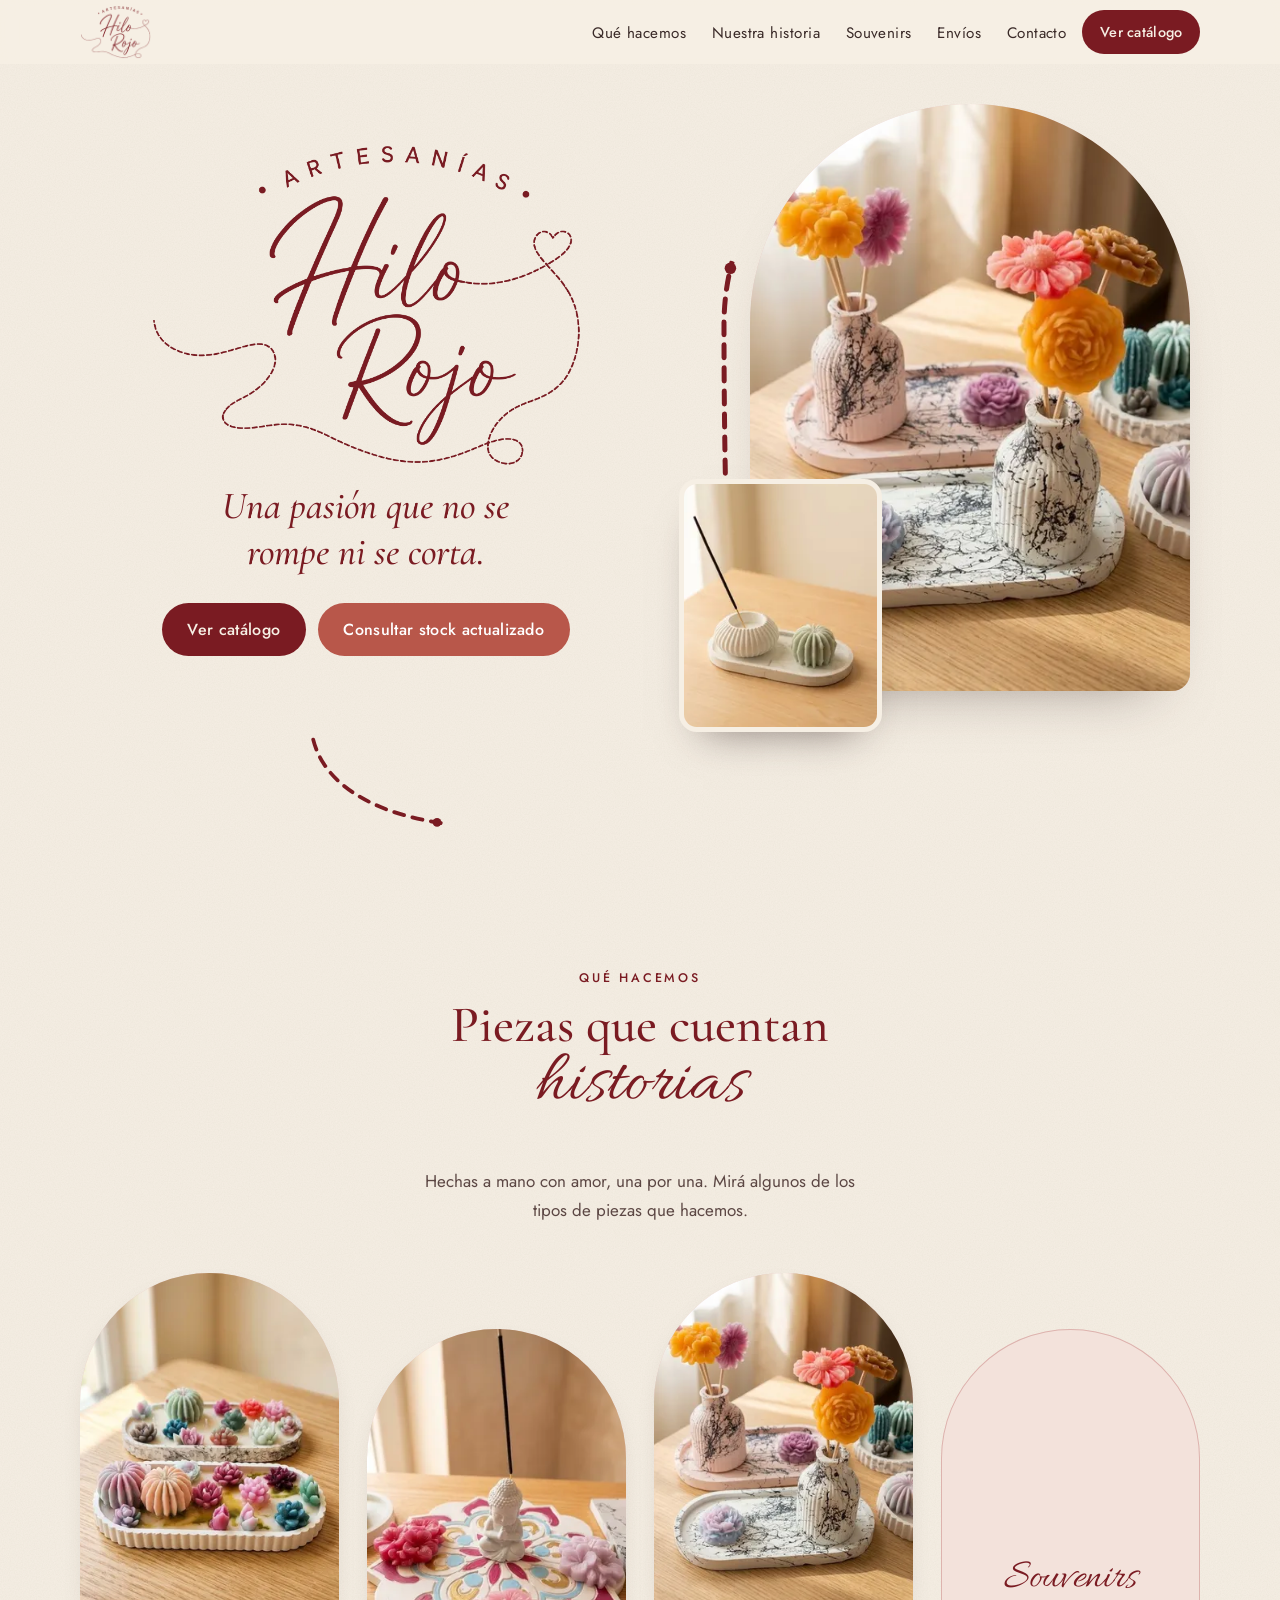
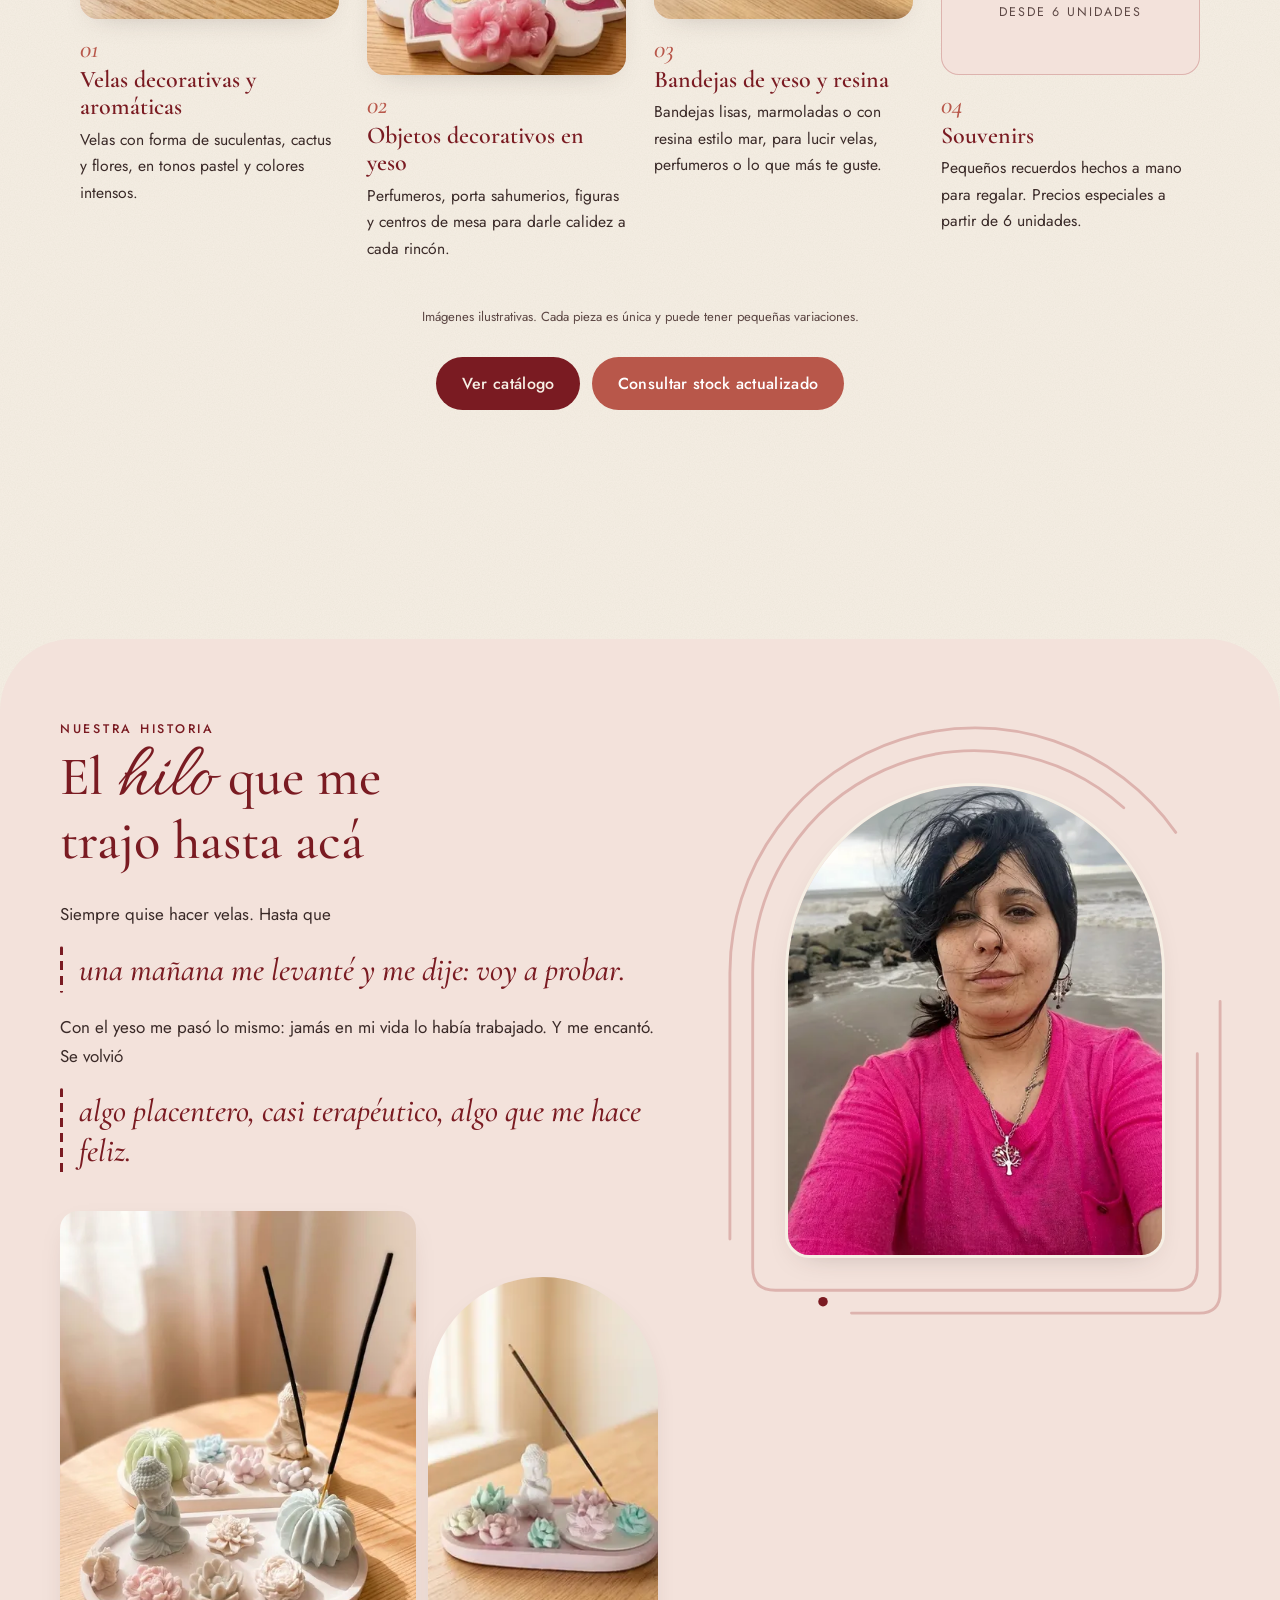
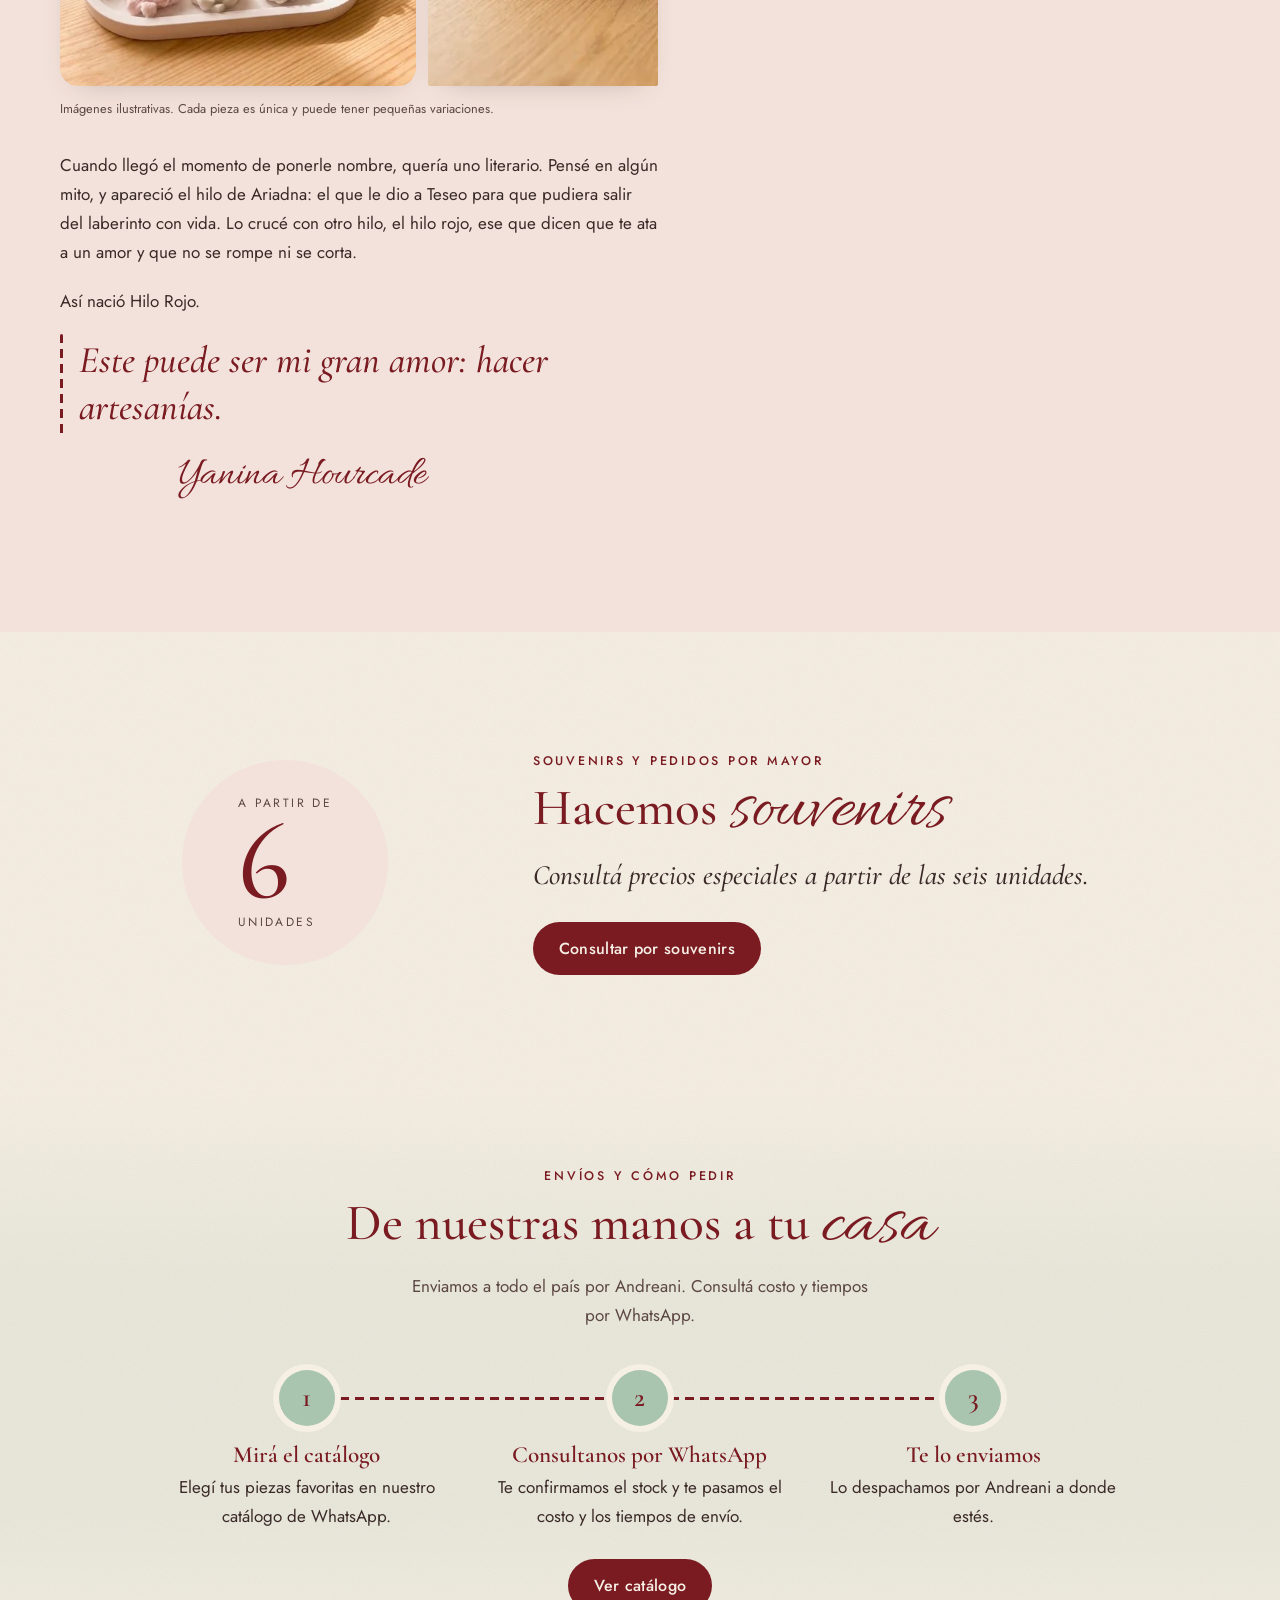
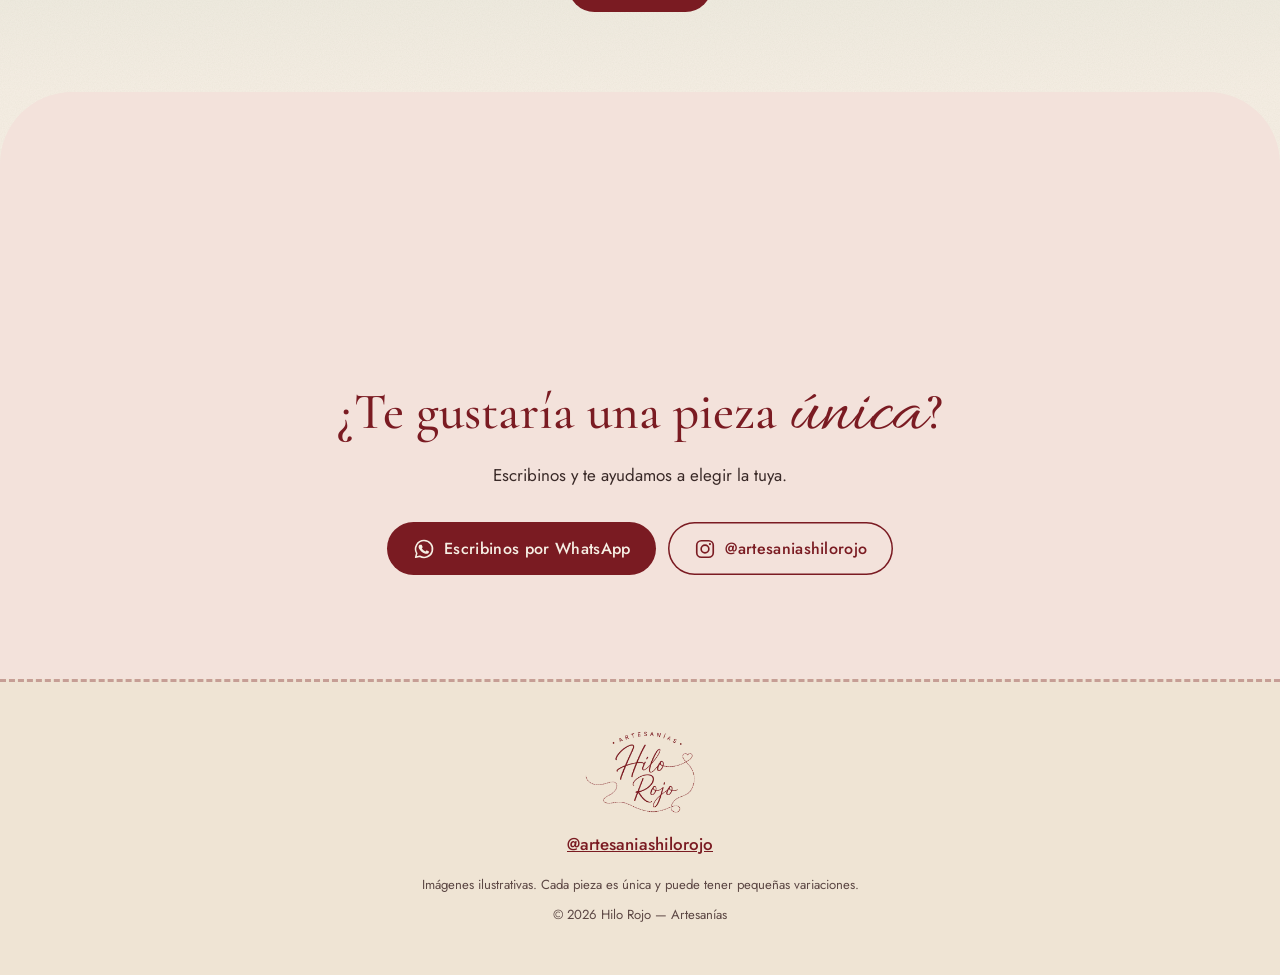
<file: index.html>
<!doctype html>
<html lang="es-AR">
<head>
  <meta charset="utf-8">
  <meta name="viewport" content="width=device-width, initial-scale=1">
  <title>Hilo Rojo | Velas y objetos decorativos en yeso, hechos a mano</title>
  <meta name="description" content="Velas decorativas y aromáticas, bandejas, perfumeros y porta sahumerios artesanales en yeso y resina. Souvenirs y envíos a todo el país.">
  <meta name="theme-color" content="#F6EFE4">
  <meta name="robots" content="index, follow">

  <!-- URL del sitio: si cambia la dirección, reemplazar https://hilorojoartesanias.netlify.app (sin barra final) en este archivo. Ver README.md. -->
  <link rel="canonical" href="https://hilorojoartesanias.netlify.app/">
  <meta property="og:url" content="https://hilorojoartesanias.netlify.app/">
  <meta property="og:image" content="https://hilorojoartesanias.netlify.app/assets/img/og-hilo-rojo.jpg">
  <meta name="twitter:image" content="https://hilorojoartesanias.netlify.app/assets/img/og-hilo-rojo.jpg">

  <meta property="og:type" content="website">
  <meta property="og:locale" content="es_AR">
  <meta property="og:site_name" content="Hilo Rojo — Artesanías">
  <meta property="og:title" content="Hilo Rojo — Artesanías">
  <meta property="og:description" content="Velas, bandejas, perfumeros y porta sahumerios artesanales en yeso y resina. Souvenirs y envíos a todo el país.">
  <meta property="og:image:width" content="1200">
  <meta property="og:image:height" content="630">
  <meta property="og:image:alt" content="Logo de Hilo Rojo Artesanías sobre fondo crema">
  <meta name="twitter:card" content="summary_large_image">
  <meta name="twitter:title" content="Hilo Rojo — Artesanías">
  <meta name="twitter:description" content="Velas, bandejas, perfumeros y porta sahumerios artesanales en yeso y resina. Souvenirs y envíos a todo el país.">
  <script type="application/ld+json">
  {
    "@context": "https://schema.org",
    "@type": "Organization",
    "name": "Hilo Rojo — Artesanías",
    "description": "Velas decorativas y aromáticas, objetos decorativos en yeso, bandejas de yeso y resina y souvenirs, hechos a mano.",
    "founder": { "@type": "Person", "name": "Yanina Hourcade" },
    "sameAs": ["https://www.instagram.com/artesaniashilorojo/"]
  }
  </script>

  <link rel="icon" href="assets/svg/favicon.svg" type="image/svg+xml">
  <link rel="icon" href="assets/img/favicon-32.png" sizes="32x32" type="image/png">
  <link rel="apple-touch-icon" href="assets/img/apple-touch-icon.png">

  <link rel="preload" href="assets/fonts/jost-latin.woff2" as="font" type="font/woff2" crossorigin>
  <link rel="preload" href="assets/fonts/cormorant-garamond-italic-latin.woff2" as="font" type="font/woff2" crossorigin>
  <link rel="preload" as="image" href="assets/img/logo-hilo-rojo-400.webp" imagesrcset="assets/img/logo-hilo-rojo-400.webp 400w, assets/img/logo-hilo-rojo.webp 769w" imagesizes="(min-width: 900px) 440px, 78vw" type="image/webp" fetchpriority="high">
  <link rel="stylesheet" href="css/styles.css">
  <!-- Activa las animaciones antes del primer pintado (salvo movimiento reducido), así no hay parpadeos -->
  <script>if (!matchMedia('(prefers-reduced-motion: reduce)').matches) document.documentElement.classList.add('js-motion');</script>
</head>
<body>
  <a class="skip-link" href="#contenido">Saltar al contenido</a>

  <header class="site-header" data-header>
    <div class="site-header__inner">
      <a class="site-header__brand" href="#inicio" aria-label="Hilo Rojo Artesanías, ir al inicio">
        <img src="assets/img/logo-hilo-rojo-header.png" alt="" width="148" height="112">
      </a>
      <nav class="site-nav" id="menu" aria-label="Principal" data-menu>
        <ul>
          <li><a href="#que-hacemos">Qué hacemos</a></li>
          <li><a href="#historia">Nuestra historia</a></li>
          <li><a href="#souvenirs">Souvenirs</a></li>
          <li><a href="#envios">Envíos</a></li>
          <li><a href="#contacto">Contacto</a></li>
        </ul>
      </nav>
      <a class="btn btn--primary btn--small" data-link="catalogo" href="https://wa.me/c/5492246486699" target="_blank" rel="noopener noreferrer">Ver catálogo</a>
      <button class="menu-toggle" type="button" aria-expanded="false" aria-controls="menu" aria-label="Abrir menú" data-menu-toggle hidden>
        <span></span><span></span><span></span>
      </button>
    </div>
    <!-- Hilo que se cose a lo ancho del menú a medida que se recorre la página -->
    <div class="scroll-thread" aria-hidden="true" data-scroll-thread></div>
  </header>

  <main id="contenido">
    <!-- ============ HERO ============ -->
    <section class="hero" id="inicio" aria-labelledby="hero-title">
      <div class="hero__inner">
        <div class="hero__text">
          <h1 id="hero-title" class="hero__logo">
            <picture>
              <source srcset="assets/img/logo-hilo-rojo-400.webp 400w, assets/img/logo-hilo-rojo.webp 769w" sizes="(min-width: 900px) 440px, 78vw" type="image/webp">
              <img src="assets/img/logo-hilo-rojo-400.png" srcset="assets/img/logo-hilo-rojo-400.png 400w, assets/img/logo-hilo-rojo.png 769w" sizes="(min-width: 900px) 440px, 78vw" alt="Hilo Rojo — Artesanías" width="769" height="580" fetchpriority="high">
            </picture>
          </h1>
          <p class="hero__tagline" data-tagline>Una pasión que no se rompe ni se corta.</p>
          <div class="hero__actions">
            <a class="btn btn--primary" data-link="catalogo" href="https://wa.me/c/5492246486699" target="_blank" rel="noopener noreferrer">Ver catálogo</a>
            <a class="btn btn--secondary" data-link="stock" href="https://wa.me/5492246486699?text=Hola!%20Quisiera%20consultar%20el%20stock%20actualizado" target="_blank" rel="noopener noreferrer">Consultar stock actualizado</a>
          </div>
        </div>

        <figure class="hero__media">
          <div class="hero__frame">
            <picture>
              <source type="image/webp" srcset="assets/img/perfumeros-marmolados-320.webp 320w, assets/img/perfumeros-marmolados-480.webp 480w, assets/img/perfumeros-marmolados-640.webp 640w, assets/img/perfumeros-marmolados-768.webp 768w" sizes="(min-width: 900px) 440px, 82vw">
              <img src="assets/img/perfumeros-marmolados-768.jpg" width="768" height="1024" fetchpriority="high"
                   alt="Dos perfumeros estriados de yeso, uno rosa y uno blanco, con salpicado negro estilo mármol, sobre bandejas ovaladas haciendo juego. Tienen varillas con flores de cera amarillas, fucsias, rosas y naranjas, y al fondo hay velas con forma de cactus y suculentas.">
            </picture>
          </div>
          <!-- Hilo que rodea el marco y cierra en un corazón -->
          <svg class="hero__thread thread" viewBox="0 0 520 680" aria-hidden="true" focusable="false" data-thread="load">
            <path class="thread__path" d="M30 668 C18 600 14 420 14 267 A246 246 0 0 1 506 267 C506 380 508 560 470 640 C462 626 444 628 445 644 C446 656 460 662 470 672 C480 662 494 656 495 644 C496 628 478 626 470 640" />
          </svg>
          <!-- Segunda pieza: porta sahumerio + vela cactus, superpuesta al arco -->
          <div class="hero__card">
            <picture>
              <source type="image/webp" srcset="assets/img/porta-sahumerio-vela-cactus-240.webp 240w, assets/img/porta-sahumerio-vela-cactus-320.webp 320w, assets/img/porta-sahumerio-vela-cactus-480.webp 480w, assets/img/porta-sahumerio-vela-cactus-640.webp 640w, assets/img/porta-sahumerio-vela-cactus-768.webp 768w" sizes="(min-width: 900px) 200px, 34vw">
              <img src="assets/img/porta-sahumerio-vela-cactus-768.jpg" width="768" height="1024"
                   alt="Porta sahumerio de yeso blanco estriado con un sahumerio encendido y una vela con forma de cactus verde salvia, sobre una bandeja ovalada blanca.">
            </picture>
          </div>
          <figcaption class="visually-hidden">Imágenes ilustrativas de perfumeros y un porta sahumerio artesanales de yeso.</figcaption>
        </figure>
      </div>

      <!-- Hilo que baja del hero hacia "Qué hacemos" (se cose con el scroll) -->
      <svg class="seam thread" viewBox="0 0 1000 220" preserveAspectRatio="xMidYMid meet" aria-hidden="true" focusable="false" data-thread="scroll">
        <path class="thread__path" d="M120 10 C140 90 260 120 380 110 C500 100 560 60 620 90 C680 120 640 180 590 160 C540 140 580 80 660 100 C760 125 520 190 500 216" />
      </svg>
    </section>

    <!-- ============ QUÉ HACEMOS ============ -->
    <section class="makes" id="que-hacemos" aria-labelledby="makes-title">
      <header class="section-head">
        <p class="eyebrow">Qué hacemos</p>
        <h2 id="makes-title" class="section-title">Piezas que cuentan <span class="script">historias</span></h2>
        <svg class="title-thread thread" viewBox="0 0 240 30" aria-hidden="true" focusable="false" data-thread="scroll">
          <path class="thread__path" d="M4 16 C40 4 70 28 110 16 C130 10 138 4 130 2 C122 0 120 14 132 18 C170 28 200 6 236 14" />
        </svg>
        <p class="section-lead">Hechas a mano con amor, una por una. Mirá algunos de los tipos de piezas que hacemos.</p>
      </header>

      <ul class="makes__list" tabindex="0" aria-label="Tipos de productos">
        <li class="make" data-reveal>
          <div class="make__photo zoom">
            <picture>
              <source type="image/webp" srcset="assets/img/bandejas-velas-suculentas-320.webp 320w, assets/img/bandejas-velas-suculentas-480.webp 480w, assets/img/bandejas-velas-suculentas-640.webp 640w, assets/img/bandejas-velas-suculentas-768.webp 768w" sizes="(min-width: 1100px) 260px, (min-width: 720px) 45vw, 76vw">
              <img src="assets/img/bandejas-velas-suculentas-768.jpg" width="768" height="1024" loading="lazy"
                   alt="Dos bandejas ovaladas de yeso, una blanca estriada y otra con borde marmolado, llenas de velas con forma de cactus y suculentas en fucsia, turquesa, naranja, lila y verde.">
            </picture>
          </div>
          <span class="make__num" aria-hidden="true">01</span>
          <h3 class="make__title">Velas decorativas y aromáticas</h3>
          <p class="make__text">Velas con forma de suculentas, cactus y flores, en tonos pastel y colores intensos.</p>
        </li>
        <li class="make" data-reveal>
          <div class="make__photo zoom">
            <picture>
              <source type="image/webp" srcset="assets/img/mandala-buda-velas-flor-320.webp 320w, assets/img/mandala-buda-velas-flor-480.webp 480w, assets/img/mandala-buda-velas-flor-600.webp 600w" sizes="(min-width: 1100px) 260px, (min-width: 720px) 45vw, 76vw">
              <img src="assets/img/mandala-buda-velas-flor-600.jpg" width="600" height="880" loading="lazy"
                   alt="Porta sahumerio de yeso en forma de mandala, pintado en fucsia, celeste y dorado, con un Buda blanco en el centro y tres velas con forma de flor en rosa, fucsia y lila.">
            </picture>
          </div>
          <span class="make__num" aria-hidden="true">02</span>
          <h3 class="make__title">Objetos decorativos en yeso</h3>
          <p class="make__text">Perfumeros, porta sahumerios, figuras y centros de mesa para darle calidez a cada rincón.</p>
        </li>
        <li class="make" data-reveal>
          <div class="make__photo make__photo--trays zoom">
            <picture>
              <source type="image/webp" srcset="assets/img/perfumeros-marmolados-320.webp 320w, assets/img/perfumeros-marmolados-480.webp 480w, assets/img/perfumeros-marmolados-640.webp 640w, assets/img/perfumeros-marmolados-768.webp 768w" sizes="(min-width: 1100px) 260px, (min-width: 720px) 45vw, 76vw">
              <img src="assets/img/perfumeros-marmolados-768.jpg" width="768" height="1024" loading="lazy"
                   alt="Bandejas ovaladas de yeso, una rosa y una blanca, con salpicado negro estilo mármol, con perfumeros y velas con forma de flor encima.">
            </picture>
          </div>
          <span class="make__num" aria-hidden="true">03</span>
          <h3 class="make__title">Bandejas de yeso y resina</h3>
          <p class="make__text">Bandejas lisas, marmoladas o con resina estilo mar, para lucir velas, perfumeros o lo que más te guste.</p>
        </li>
        <li class="make make--souvenir" data-reveal>
          <div class="make__photo make__photo--souvenir">
            <svg class="souvenir-heart thread" viewBox="0 0 200 250" aria-hidden="true" focusable="false" data-thread="scroll">
              <path class="thread__path" d="M100 10 C80 40 130 60 100 90 C86 104 70 92 80 84 C90 76 104 92 100 110 C88 84 46 84 46 124 C46 160 84 182 100 206 C116 182 154 160 154 124 C154 84 112 84 100 110" />
            </svg>
            <p class="souvenir-tag"><span class="script">Souvenirs</span><span>desde 6 unidades</span></p>
          </div>
          <span class="make__num" aria-hidden="true">04</span>
          <h3 class="make__title">Souvenirs</h3>
          <p class="make__text">Pequeños recuerdos hechos a mano para regalar. Precios especiales a partir de 6 unidades.</p>
        </li>
      </ul>

      <p class="disclaimer">Imágenes ilustrativas. Cada pieza es única y puede tener pequeñas variaciones.</p>

      <div class="makes__cta">
        <a class="btn btn--primary" data-link="catalogo" href="https://wa.me/c/5492246486699" target="_blank" rel="noopener noreferrer">Ver catálogo</a>
        <a class="btn btn--secondary" data-link="stock" href="https://wa.me/5492246486699?text=Hola!%20Quisiera%20consultar%20el%20stock%20actualizado" target="_blank" rel="noopener noreferrer">Consultar stock actualizado</a>
      </div>

      <!-- Hilo que baja hacia la historia -->
      <svg class="seam thread" viewBox="0 0 1000 220" preserveAspectRatio="xMidYMid meet" aria-hidden="true" focusable="false" data-thread="scroll">
        <path class="thread__path" d="M880 10 C860 90 740 120 620 110 C500 100 440 60 380 90 C320 120 360 180 410 160 C460 140 420 80 340 100 C240 125 480 190 500 216" />
      </svg>
    </section>

    <!-- ============ HISTORIA ============ -->
    <section class="story" id="historia" aria-labelledby="story-title">
      <div class="story__inner">
        <header class="story__head">
          <p class="eyebrow">Nuestra historia</p>
          <h2 id="story-title" class="story__title">El <span class="script">hilo</span> que me trajo hasta acá</h2>
        </header>

        <div class="story__portrait-wrap">
          <div class="story__portrait">
            <!-- Foto en arco. El marco recorta el zoom (overflow: hidden); el laberinto queda afuera, sin recortarse -->
            <div class="story__frame zoom">
              <picture>
                <source type="image/webp" srcset="assets/img/duena-hilo-rojo-320.webp 320w, assets/img/duena-hilo-rojo-480.webp 480w, assets/img/duena-hilo-rojo-640.webp 640w, assets/img/duena-hilo-rojo-720.webp 720w" sizes="(min-width: 960px) 380px, 64vw">
                <img src="assets/img/duena-hilo-rojo-720.jpg" width="720" height="904" loading="lazy"
                     alt="Retrato de la creadora de Hilo Rojo en la playa, con blusa rosa y un collar de árbol de la vida.">
              </picture>
            </div>
            <!-- Laberinto de Ariadna alrededor de la foto: el hilo entra por abajo a la izquierda, recorre los pasadizos y termina en un corazón -->
            <svg class="maze" viewBox="0 0 520 624" aria-hidden="true" focusable="false" data-thread="maze">
              <g class="maze__walls">
                <path d="M2 540 V260 A258 258 0 0 1 471.3 112" />
                <path d="M518 290 V596 Q518 618 496 618 H130" />
                <path d="M494 345 V570 Q494 594 470 594 H50 Q26 594 26 570 V260 A234 234 0 0 1 416.6 86.1" />
              </g>
              <circle class="maze__knot" cx="100" cy="606" r="5" />
              <path class="thread__path maze__thread" d="M100 606 H40 Q14 606 14 580 V260 A246 246 0 0 1 448.4 101.9 L430.1 117.3 A222 222 0 0 0 38 260 V560 Q38 582 60 582 H460 Q482 582 482 560 V330 C482 312 506 318 506 296 V232 C506 216 498 204 488 196 C476 186 464 176 464 164 C464 153 472 147 479 147 C484 147 487 150 488 154 C489 150 492 147 497 147 C504 147 512 153 512 164 C512 176 500 186 488 196" />
            </svg>
          </div>
        </div>

        <div class="story__text">

          <!-- Las citas destacadas se resaltan dentro del propio texto, sin repetirlo -->
          <p>Siempre quise hacer velas. Hasta que <em class="highlight">una mañana me levanté y me dije: voy a probar.</em></p>

          <p>Con el yeso me pasó lo mismo: jamás en mi vida lo había trabajado. Y me encantó. Se volvió <em class="highlight">algo placentero, casi terapéutico, algo que me hace feliz.</em></p>

          <figure class="story__photos" data-reveal>
            <div class="story__photo story__photo--wide zoom">
              <picture>
                <source type="image/webp" srcset="assets/img/bandejas-budas-suculentas-320.webp 320w, assets/img/bandejas-budas-suculentas-480.webp 480w, assets/img/bandejas-budas-suculentas-640.webp 640w, assets/img/bandejas-budas-suculentas-768.webp 768w" sizes="(min-width: 960px) 360px, 60vw">
                <img src="assets/img/bandejas-budas-suculentas-768.jpg" width="768" height="1024" loading="lazy"
                     alt="Dos bandejas ovaladas de yeso blanco con figuras de Buda, un cactus y suculentas de yeso en tonos pastel celeste, rosa y verde, y dos porta sahumerios con sahumerios.">
              </picture>
            </div>
            <div class="story__photo story__photo--narrow zoom">
              <picture>
                <source type="image/webp" srcset="assets/img/buda-suculentas-bandeja-rosa-240.webp 240w, assets/img/buda-suculentas-bandeja-rosa-320.webp 320w, assets/img/buda-suculentas-bandeja-rosa-457.webp 457w" sizes="(min-width: 960px) 230px, 38vw">
                <img src="assets/img/buda-suculentas-bandeja-rosa-457.jpg" width="457" height="1024" loading="lazy"
                     alt="Bandeja ovalada de yeso rosa con un Buda blanco, suculentas de yeso en verde agua, rosa y blanco, y un porta sahumerio redondo con un sahumerio.">
              </picture>
            </div>
            <figcaption class="story__caption">Imágenes ilustrativas. Cada pieza es única y puede tener pequeñas variaciones.</figcaption>
          </figure>

          <p>Cuando llegó el momento de ponerle nombre, quería uno literario. Pensé en algún mito, y apareció el hilo de Ariadna: el que le dio a Teseo para que pudiera salir del laberinto con vida. Lo crucé con otro hilo, el hilo rojo, ese que dicen que te ata a un amor y que no se rompe ni se corta.</p>

          <p>Así nació Hilo Rojo. <em class="highlight highlight--final">Este puede ser mi gran amor: hacer artesanías.</em></p>

          <!-- Firma: el nombre también se puede cambiar en CONFIG.ownerName (js/main.js) -->
          <p class="story__signature" data-reveal>
            <svg class="signature__thread thread" viewBox="0 0 120 40" aria-hidden="true" focusable="false" data-thread="scroll">
              <path class="thread__path" d="M4 30 C30 34 50 20 70 22 C86 24 88 34 98 30 C104 27 100 18 94 21 C90 23 96 30 104 26 C110 22 112 14 116 10" />
            </svg>
            <span data-owner-name>Yanina Hourcade</span>
          </p>
        </div>
      </div>
    </section>

    <!-- ============ SOUVENIRS ============ -->
    <section class="souvenirs" id="souvenirs" aria-labelledby="souvenirs-title">
      <div class="souvenirs__inner">
        <div class="souvenirs__badge" data-reveal>
          <svg class="badge__thread thread" viewBox="0 0 220 220" aria-hidden="true" focusable="false" data-thread="scroll">
            <path class="thread__path" d="M110 12 A98 98 0 1 1 109.9 12" />
          </svg>
          <p class="badge__text"><span class="badge__label">a partir de</span><span class="badge__num">6</span><span class="badge__label">unidades</span></p>
        </div>
        <div class="souvenirs__text">
          <p class="eyebrow">Souvenirs y pedidos por mayor</p>
          <h2 id="souvenirs-title" class="section-title">Hacemos <span class="script">souvenirs</span></h2>
          <p class="souvenirs__lead">Consultá precios especiales a partir de las seis unidades.</p>
          <a class="btn btn--primary" data-link="souvenirs" href="https://wa.me/5492246486699?text=Hola!%20Quisiera%20consultar%20por%20souvenirs" target="_blank" rel="noopener noreferrer">Consultar por souvenirs</a>
        </div>
      </div>
    </section>

    <!-- ============ ENVÍOS Y CÓMO PEDIR ============ -->
    <section class="shipping" id="envios" aria-labelledby="shipping-title">
      <header class="section-head">
        <p class="eyebrow">Envíos y cómo pedir</p>
        <h2 id="shipping-title" class="section-title">De nuestras manos a tu <span class="script">casa</span></h2>
        <p class="section-lead">Enviamos a todo el país por Andreani. Consultá costo y tiempos por WhatsApp.</p>
      </header>

      <ol class="steps" data-stitch>
        <li class="step">
          <span class="step__num" aria-hidden="true">1</span>
          <h3 class="step__title">Mirá el catálogo</h3>
          <p>Elegí tus piezas favoritas en nuestro catálogo de WhatsApp.</p>
        </li>
        <li class="step">
          <span class="step__num" aria-hidden="true">2</span>
          <h3 class="step__title">Consultanos por WhatsApp</h3>
          <p>Te confirmamos el stock y te pasamos el costo y los tiempos de envío.</p>
        </li>
        <li class="step">
          <span class="step__num" aria-hidden="true">3</span>
          <h3 class="step__title">Te lo enviamos</h3>
          <p>Lo despachamos por Andreani a donde estés.</p>
        </li>
      </ol>

      <div class="shipping__cta">
        <a class="btn btn--primary" data-link="catalogo" href="https://wa.me/c/5492246486699" target="_blank" rel="noopener noreferrer">Ver catálogo</a>
      </div>
    </section>

    <!-- ============ CONTACTO ============ -->
    <section class="contact" id="contacto" aria-labelledby="contact-title">
      <!-- Dos hilos que llegan desde los costados y se atan en un corazón -->
      <svg class="contact__thread thread" viewBox="0 0 1000 200" preserveAspectRatio="xMidYMid meet" aria-hidden="true" focusable="false" data-thread="scroll">
        <path class="thread__path" d="M0 150 C110 60 210 210 330 140 C400 100 440 70 500 110 C485 80 445 80 446 112 C447 140 480 156 500 180 C520 156 553 140 554 112 C555 80 515 80 500 110" />
        <path class="thread__path" d="M1000 150 C890 60 790 210 670 140 C600 100 560 70 500 110" />
      </svg>
      <div class="contact__inner">
        <h2 id="contact-title" class="section-title">¿Te gustaría una pieza <span class="script">única</span>?</h2>
        <p class="section-lead">Escribinos y te ayudamos a elegir la tuya.</p>
        <div class="contact__actions">
          <a class="btn btn--primary btn--icon" data-link="stock" href="https://wa.me/5492246486699?text=Hola!%20Quisiera%20consultar%20el%20stock%20actualizado" target="_blank" rel="noopener noreferrer">
            <svg class="icon" viewBox="0 0 24 24" aria-hidden="true" focusable="false"><use href="#icon-whatsapp"/></svg>
            Escribinos por WhatsApp
          </a>
          <a class="btn btn--outline btn--icon" data-link="instagram" href="https://www.instagram.com/artesaniashilorojo/" target="_blank" rel="noopener noreferrer">
            <svg class="icon" viewBox="0 0 24 24" aria-hidden="true" focusable="false"><use href="#icon-instagram"/></svg>
            @artesaniashilorojo
          </a>
        </div>
      </div>
    </section>
  </main>

  <!-- ============ FOOTER ============ -->
  <footer class="site-footer">
    <div class="site-footer__inner">
      <a class="site-footer__brand" href="#inicio" aria-label="Hilo Rojo Artesanías, volver al inicio">
        <picture>
          <source srcset="assets/img/logo-hilo-rojo-400.webp" type="image/webp">
          <img src="assets/img/logo-hilo-rojo-400.png" alt="" width="400" height="302" loading="lazy">
        </picture>
      </a>
      <p><a data-link="instagram" href="https://www.instagram.com/artesaniashilorojo/" target="_blank" rel="noopener noreferrer">@artesaniashilorojo</a></p>
      <p class="site-footer__small">Imágenes ilustrativas. Cada pieza es única y puede tener pequeñas variaciones.</p>
      <p class="site-footer__small">© <span data-year>2026</span> Hilo Rojo — Artesanías</p>
    </div>
  </footer>

  <!-- Botón flotante de WhatsApp (celular) -->
  <a class="wa-float" data-link="stock" data-wa-float href="https://wa.me/5492246486699?text=Hola!%20Quisiera%20consultar%20el%20stock%20actualizado" target="_blank" rel="noopener noreferrer" aria-label="Escribinos por WhatsApp">
    <svg viewBox="0 0 24 24" aria-hidden="true" focusable="false"><use href="#icon-whatsapp"/></svg>
  </a>

  <!-- Íconos -->
  <svg width="0" height="0" style="position:absolute" aria-hidden="true" focusable="false">
    <symbol id="icon-whatsapp" viewBox="0 0 24 24">
      <path fill="none" stroke="currentColor" stroke-width="1.7" stroke-linejoin="round" d="M12 2.8a9.2 9.2 0 0 0-7.9 13.9L2.9 21.1l4.5-1.2A9.2 9.2 0 1 0 12 2.8Z"/>
      <path fill="currentColor" d="M9.1 7.4c.2 0 .4 0 .6.4l.8 1.9c.1.2 0 .4-.1.6l-.6.7c-.1.1-.2.3 0 .5.4.7 1 1.4 1.6 1.9.6.5 1.3.9 2 1.2.2.1.4 0 .5-.1l.8-.9c.2-.2.3-.2.5-.1l1.8.9c.2.1.4.2.4.3.1.2.1.9-.3 1.5-.4.6-1.4 1.1-2 1.1-.6 0-1.3.1-3.6-.9-2.7-1.2-4.3-3.9-4.4-4.1-.1-.2-1-1.4-1-2.6s.6-1.9.9-2.1c.2-.3.5-.3.7-.3h.4Z"/>
    </symbol>
    <symbol id="icon-instagram" viewBox="0 0 24 24">
      <rect x="3" y="3" width="18" height="18" rx="5" fill="none" stroke="currentColor" stroke-width="1.8"/>
      <circle cx="12" cy="12" r="4.2" fill="none" stroke="currentColor" stroke-width="1.8"/>
      <circle cx="17.4" cy="6.6" r="1.2" fill="currentColor"/>
    </symbol>
  </svg>

  <script src="js/main.js" defer></script>
</body>
</html>
</file>
<file: css/styles.css>
/* =========================================================
   Hilo Rojo — Artesanías
   Mobile-first. Paleta y tipografías en :root.
   ========================================================= */

/* ---------- Fuentes (alojadas en el sitio; licencia SIL Open Font License) ---------- */
@font-face {
  font-family: "Cormorant Garamond";
  font-style: normal;
  font-weight: 500 600;
  font-display: swap;
  src: url("../assets/fonts/cormorant-garamond-latin.woff2") format("woff2");
  unicode-range: U+0000-00FF, U+0131, U+0152-0153, U+02BB-02BC, U+02C6, U+02DA, U+02DC, U+0304, U+0308, U+0329, U+2000-206F, U+20AC, U+2122, U+2191, U+2193, U+2212, U+2215, U+FEFF, U+FFFD;
}
@font-face {
  font-family: "Cormorant Garamond";
  font-style: italic;
  font-weight: 500;
  font-display: swap;
  src: url("../assets/fonts/cormorant-garamond-italic-latin.woff2") format("woff2");
  unicode-range: U+0000-00FF, U+0131, U+0152-0153, U+02BB-02BC, U+02C6, U+02DA, U+02DC, U+0304, U+0308, U+0329, U+2000-206F, U+20AC, U+2122, U+2191, U+2193, U+2212, U+2215, U+FEFF, U+FFFD;
}
@font-face {
  font-family: "Jost";
  font-style: normal;
  font-weight: 400 500;
  font-display: swap;
  src: url("../assets/fonts/jost-latin.woff2") format("woff2");
  unicode-range: U+0000-00FF, U+0131, U+0152-0153, U+02BB-02BC, U+02C6, U+02DA, U+02DC, U+0304, U+0308, U+0329, U+2000-206F, U+20AC, U+2122, U+2191, U+2193, U+2212, U+2215, U+FEFF, U+FFFD;
}
@font-face {
  font-family: "Allura";
  font-style: normal;
  font-weight: 400;
  font-display: swap;
  src: url("../assets/fonts/allura-latin.woff2") format("woff2");
  unicode-range: U+0000-00FF, U+0131, U+0152-0153, U+02BB-02BC, U+02C6, U+02DA, U+02DC, U+0304, U+0308, U+0329, U+2000-206F, U+20AC, U+2122, U+2191, U+2193, U+2212, U+2215, U+FEFF, U+FFFD;
}

:root {
  /* Paleta de marca */
  --bordo: #7A1B22;
  --bordo-oscuro: #5E141A;
  --crema: #F6EFE4;
  --rosa: #EBC9C6;
  --salvia: #A9C5B0;
  --terracota: #B8574A;
  --terracota-oscuro: #9E4639;
  --marron: #3A2A28;

  /* Derivados suaves (tintes de la paleta, no colores nuevos) */
  --rosa-suave: #F3E2DB;
  --rosa-linea: #DDB3AE;
  --marron-suave: #5C4744;

  /* Tipografía */
  --font-serif: "Cormorant Garamond", "Times New Roman", serif;
  --font-script: "Allura", "Segoe Script", cursive;
  --font-sans: "Jost", "Segoe UI", system-ui, sans-serif;

  /* Espaciado y forma */
  --gutter: 1.25rem;
  --max: 1160px;
  --radius: 18px;
  --shadow: 0 10px 30px -18px rgba(58, 42, 40, 0.35);

  /* Hilo */
  --thread-width: 3.2;
  --thread-dash: 9 7;

  --header-h: 64px;
}

/* ---------- Base ---------- */
*, *::before, *::after { box-sizing: border-box; }

html {
  scroll-behavior: smooth;
  scroll-padding-top: calc(var(--header-h) + 12px);
  -webkit-text-size-adjust: 100%;
}

body {
  margin: 0;
  font-family: var(--font-sans);
  font-size: 1.0625rem;
  line-height: 1.7;
  color: var(--marron);
  background-color: var(--crema);
  /* Textura de papel apenas perceptible */
  background-image: url("data:image/svg+xml,%3Csvg xmlns='http://www.w3.org/2000/svg' width='220' height='220'%3E%3Cfilter id='n'%3E%3CfeTurbulence type='fractalNoise' baseFrequency='.85' numOctaves='2' stitchTiles='stitch'/%3E%3CfeColorMatrix values='0 0 0 0 .23 0 0 0 0 .16 0 0 0 0 .15 0 0 0 .07 0'/%3E%3C/filter%3E%3Crect width='100%25' height='100%25' filter='url(%23n)'/%3E%3C/svg%3E");
  overflow-x: hidden;
}

img, svg { display: block; max-width: 100%; }
img { height: auto; }

a { color: var(--bordo); }

:focus-visible {
  outline: 2px solid var(--bordo);
  outline-offset: 3px;
  border-radius: 4px;
}

.visually-hidden {
  position: absolute !important;
  width: 1px; height: 1px;
  overflow: hidden;
  clip: rect(0 0 0 0);
  white-space: nowrap;
}

.skip-link {
  position: absolute;
  left: 1rem; top: -100px;
  z-index: 100;
  padding: .6rem 1rem;
  background: var(--bordo);
  color: var(--crema);
  border-radius: 999px;
  text-decoration: none;
}
.skip-link:focus { top: .75rem; }

.script {
  font-family: var(--font-script);
  font-weight: 400;
  font-size: 1.45em;
  line-height: .8;
  color: var(--bordo);
}

.eyebrow {
  margin: 0 0 .5rem;
  font-size: .78rem;
  font-weight: 500;
  letter-spacing: .22em;
  text-transform: uppercase;
  color: var(--bordo);
}

/* ---------- Botones ---------- */
.btn {
  display: inline-flex;
  align-items: center;
  justify-content: center;
  min-height: 48px;
  padding: .8rem 1.6rem;
  border-radius: 999px;
  font-family: var(--font-sans);
  font-size: 1rem;
  font-weight: 500;
  letter-spacing: .02em;
  text-align: center;
  text-decoration: none;
  transition: background-color .25s ease, transform .25s ease, box-shadow .25s ease;
}
.btn:hover { transform: translateY(-1px); box-shadow: var(--shadow); }

.btn--primary { background: var(--bordo); color: var(--crema); }
.btn--primary:hover { background: var(--bordo-oscuro); }

/* Blanco sobre terracota: 4.7:1 (AA) */
.btn--secondary { background: var(--terracota); color: #fff; }
.btn--secondary:hover { background: var(--terracota-oscuro); }

.btn--small { min-height: 44px; padding: .45rem 1.1rem; font-size: .9rem; }

.btn--outline { background: transparent; color: var(--bordo); box-shadow: inset 0 0 0 1.5px var(--bordo); }
.btn--outline:hover { background: var(--bordo); color: var(--crema); }

.btn--icon { gap: .6rem; }
.btn--icon .icon { width: 22px; height: 22px; flex: none; }

/* ---------- Header ---------- */
.site-header {
  position: sticky;
  top: 0;
  z-index: 50;
  height: var(--header-h);
  background: rgba(246, 239, 228, .88);
  -webkit-backdrop-filter: blur(8px);
  backdrop-filter: blur(8px);
  transition: box-shadow .3s ease;
}
.site-header.is-scrolled { box-shadow: 0 1px 0 rgba(122, 27, 34, .12), 0 8px 24px -20px rgba(58, 42, 40, .4); }

.site-header__inner {
  display: flex;
  align-items: center;
  gap: 1rem;
  height: 100%;
  max-width: var(--max);
  margin: 0 auto;
  padding: 0 var(--gutter);
}
.site-header__brand { margin-right: auto; border-radius: 8px; }
.site-header__brand img { height: 50px; width: auto; }

.site-nav ul { margin: 0; padding: 0; list-style: none; }
.site-nav a {
  color: var(--marron);
  text-decoration: none;
  font-size: .95rem;
  letter-spacing: .03em;
  background: linear-gradient(var(--bordo), var(--bordo)) left bottom / 0 1px no-repeat;
  transition: background-size .3s ease, color .3s ease;
}
.site-nav a:hover { color: var(--bordo); background-size: 100% 1px; }

/* Menú desplegable (celular y tablet) */
.site-nav {
  display: none;
  position: absolute;
  top: 100%;
  left: 0; right: 0;
  padding: .5rem var(--gutter) 1.5rem;
  background: var(--crema);
  box-shadow: 0 18px 30px -24px rgba(58, 42, 40, .5);
}
.site-nav.is-open { display: block; }
.site-nav li a {
  display: block;
  padding: .85rem 0;
  border-bottom: 1px dashed var(--rosa-linea);
  font-family: var(--font-serif);
  font-size: 1.35rem;
  background: none;
}

.menu-toggle {
  display: inline-grid;
  place-content: center;
  gap: 5px;
  width: 44px; height: 44px;
  padding: 0;
  border: 0;
  border-radius: 50%;
  background: transparent;
  color: var(--bordo);
  cursor: pointer;
}
.menu-toggle[hidden] { display: none; }
.menu-toggle span {
  display: block;
  width: 22px; height: 2px;
  border-radius: 2px;
  background: currentColor;
  transition: transform .3s ease, opacity .3s ease;
}
.menu-toggle[aria-expanded="true"] span:nth-child(1) { transform: translateY(7px) rotate(45deg); }
.menu-toggle[aria-expanded="true"] span:nth-child(2) { opacity: 0; }
.menu-toggle[aria-expanded="true"] span:nth-child(3) { transform: translateY(-7px) rotate(-45deg); }

@media (max-width: 359px) {
  .site-header__inner { gap: .5rem; }
  .site-header__brand img { height: 44px; }
}

@media (min-width: 720px) {
  .site-header__brand img { height: 54px; }
}

@media (min-width: 1024px) {
  .site-nav,
  .site-nav.is-open {
    display: block;
    position: static;
    padding: 0;
    background: none;
    box-shadow: none;
  }
  .site-nav ul { display: flex; gap: 1.6rem; }
  .site-nav li a {
    display: inline;
    padding: 0;
    border: 0;
    font-family: var(--font-sans);
    font-size: .95rem;
    background: linear-gradient(var(--bordo), var(--bordo)) left bottom / 0 1px no-repeat;
  }
  .site-nav li a:hover { background-size: 100% 1px; }
  .menu-toggle:not([hidden]) { display: none; }
}

/* ---------- Zoom de fotos (Qué hacemos y Nuestra historia) ----------
   El marco recorta (overflow: hidden) y la imagen se agranda apenas. Hover solo en equipos con mouse,
   así en táctil no queda "pegado" después del toque. */
.zoom { overflow: hidden; }
.zoom img { transition: transform .8s ease; }
@media (hover: hover) {
  .zoom:hover img,
  .make:hover .zoom img { transform: scale(1.03); }
}
.zoom:focus-visible img,
.zoom:focus-within img { transform: scale(1.03); }

/* ---------- Hilo (elemento firma) ---------- */
.thread { overflow: visible; pointer-events: none; }
/* Con animación activa, cada hilo se muestra recién cuando su máscara está lista */
.js-motion .thread:not(.is-ready) { visibility: hidden; }
.thread__path {
  fill: none;
  stroke: var(--bordo);
  stroke-width: var(--thread-width);
  stroke-dasharray: var(--thread-dash);
  stroke-linecap: round;
  stroke-linejoin: round;
}
/* La "aguja": punto que encabeza el hilo mientras se cose */
.thread__needle {
  fill: var(--bordo);
  opacity: 0;
  transition: opacity .3s ease;
}
.thread__needle.is-sewing { opacity: 1; }

/* Hilo de progreso bajo el menú */
.scroll-thread {
  position: absolute;
  left: 0; right: 0; bottom: -1px;
  height: 3px;
  background: repeating-linear-gradient(90deg, var(--bordo) 0 10px, transparent 10px 17px);
  clip-path: inset(0 100% 0 0);
  pointer-events: none;
}

/* Aparición suave de fotos y firma */
.js-motion [data-reveal] {
  opacity: 0;
  transform: translateY(18px);
  transition: opacity .9s ease, transform .9s ease;
}
.js-motion [data-reveal].is-visible { opacity: 1; transform: none; }

/* ---------- Hero ---------- */
.hero {
  position: relative;
  padding: 1.5rem var(--gutter) 0;
}
.hero__inner {
  display: grid;
  gap: 2.75rem;
  justify-items: center;
  max-width: var(--max);
  margin: 0 auto;
}
.hero__text { text-align: center; max-width: 520px; }

.hero__logo { margin: 0 auto; width: min(78vw, 340px); }
.hero__logo img { width: 100%; }

.hero__tagline {
  margin: .75rem auto 1.75rem;
  max-width: 22ch;
  font-family: var(--font-serif);
  font-style: italic;
  font-weight: 500;
  font-size: clamp(1.6rem, 6vw, 2.4rem);
  line-height: 1.2;
  color: var(--bordo);
}
.hero__actions {
  display: grid;
  gap: .75rem;
  max-width: 340px;
  margin: 0 auto;
}

.hero__media {
  position: relative;
  margin: 0;
  width: min(74vw, 440px);
}
.hero__frame {
  aspect-ratio: 3 / 4;
  overflow: hidden;
  /* Arco: semicírculo arriba, esquinas suaves abajo */
  border-radius: 50% 50% var(--radius) var(--radius) / 37.5% 37.5% var(--radius) var(--radius);
  background: var(--rosa);
  box-shadow: 0 30px 60px -40px rgba(58, 42, 40, .55);
}
.hero__frame img { width: 100%; height: 100%; object-fit: cover; }

/* Segunda pieza superpuesta abajo a la izquierda, con borde crema */
.hero__card {
  position: absolute;
  z-index: 2;
  left: -12%;
  bottom: -7%;
  width: 44%;
  aspect-ratio: 4 / 5;
  overflow: hidden;
  border: 5px solid var(--crema);
  border-radius: var(--radius);
  background: var(--crema);
  box-shadow: 0 22px 40px -24px rgba(58, 42, 40, .6);
}
.hero__card img { width: 100%; height: 100%; object-fit: cover; object-position: 50% 74%; }

/* El SVG (viewBox 520x680) envuelve el marco (440x586) con margen de 40/47 */
.hero__thread {
  --thread-width: 5;
  --thread-dash: 13 10;
  position: absolute;
  left: -9.09%;
  top: -8.02%;
  width: 118.18%;
  max-width: none;
  height: 116.04%;
}

.seam {
  width: min(100%, 860px);
  height: auto;
  margin: 2.5rem auto 0;
  --thread-width: 7;
  --thread-dash: 18 14;
}

@media (min-width: 600px) {
  .hero__actions { grid-auto-flow: column; max-width: none; justify-content: center; }
}

@media (min-width: 900px) {
  .hero { padding-top: 2.5rem; }
  .hero__inner {
    grid-template-columns: 1.1fr .9fr;
    align-items: center;
    gap: 3rem;
  }
  .hero__logo { width: min(100%, 440px); }
  .seam { --thread-width: 4.4; --thread-dash: 12 10; }
  /* Que el hilo del marco no se salga de la pantalla en anchos intermedios */
  .hero__media { width: min(36vw, 440px); }
  .hero__card { left: -16%; width: 46%; }
}

/* ---------- Historia ---------- */
.story {
  position: relative;
  padding: 3rem var(--gutter) 5rem;
  background: var(--rosa-suave);
  /* Borde superior ondulado muy suave */
  border-radius: 48px 48px 0 0;
}
.story { overflow: clip; }
.story__inner {
  display: grid;
  grid-template-areas: "head" "portrait" "text";
  gap: 2rem;
  max-width: var(--max);
  margin: 0 auto;
}
.story__head { grid-area: head; max-width: 620px; margin: 0 auto; width: 100%; }
.story__portrait-wrap { grid-area: portrait; }

/* Foto en arco con el laberinto alrededor. El SVG (viewBox 520x624) envuelve el marco (400x500) con 60 de margen. */
.story__portrait {
  position: relative;
  width: min(64vw, 330px);
  margin: 3rem auto 4rem;
}
.story__frame {
  aspect-ratio: 4 / 5;
  /* Arco: semicírculo arriba, esquinas suaves abajo */
  border-radius: 50% 50% 24px 24px / 40% 40% 24px 24px;
  border: 3px solid var(--crema);
  background: var(--rosa);
  box-shadow: var(--shadow);
}
.story__frame img { width: 100%; height: 100%; object-fit: cover; }

.maze {
  position: absolute;
  left: -15%;
  top: -12%;
  width: 130%;
  max-width: none;
  height: 124.8%;
  overflow: visible;
  pointer-events: none;
  --thread-width: 5;
  --thread-dash: 12 9;
}
.maze__walls path {
  fill: none;
  stroke: var(--rosa-linea);
  stroke-width: 3;
  stroke-linecap: round;
}
.maze__knot { fill: var(--bordo); }

.story__text { grid-area: text; max-width: 620px; margin: 0 auto; }
.story__title {
  margin: 0;
  text-wrap: balance;
  font-family: var(--font-serif);
  font-weight: 500;
  font-size: clamp(2.1rem, 8vw, 3.4rem);
  line-height: 1.1;
  color: var(--bordo);
}
.story__text p { margin: 0 0 1.25rem; }

.highlight {
  position: relative;
  display: block;
  margin: 1.1rem 0 .4rem;
  padding: .2rem 0 .2rem 1.2rem;
  font-family: var(--font-serif);
  font-style: italic;
  font-weight: 500;
  font-size: clamp(1.45rem, 5.4vw, 2rem);
  line-height: 1.25;
  color: var(--bordo);
}
.highlight--final { font-size: clamp(1.6rem, 6vw, 2.35rem); }
/* Puntada vertical que se cose al aparecer la cita */
.highlight::before {
  content: "";
  position: absolute;
  left: 0; top: 0; bottom: 0;
  width: 3px;
  border-radius: 2px;
  background: repeating-linear-gradient(180deg, var(--bordo) 0 9px, transparent 9px 15px);
  transition: clip-path 1.4s cubic-bezier(.45, .05, .25, 1);
}
.js-motion .highlight::before { clip-path: inset(0 0 100% 0); }
.js-motion .highlight.is-visible::before { clip-path: inset(0); }

/* Dos fotos más dentro de la historia */
.story__photos {
  display: grid;
  grid-template-columns: 1.55fr 1fr;
  gap: .75rem;
  margin: 2.25rem 0 2rem;
}
.story__photo {
  overflow: hidden;
  aspect-ratio: 3 / 4;
  border-radius: var(--radius);
  box-shadow: var(--shadow);
}
.story__photo--narrow {
  /* Arco chico, como el marco del hero */
  border-radius: 999px 999px var(--radius) var(--radius);
  align-self: end;
  aspect-ratio: 9 / 16;
}
.story__photo img { width: 100%; height: 100%; object-fit: cover; }
.story__photo--narrow img { object-position: 50% 70%; }
.story__caption {
  grid-column: 1 / -1;
  font-size: .8rem;
  color: var(--marron-suave);
}

.story__signature {
  display: flex;
  align-items: center;
  gap: .5rem;
  margin-top: 2.25rem;
  font-family: var(--font-script);
  font-size: clamp(2.1rem, 8vw, 2.6rem);
  white-space: nowrap;
  line-height: 1.1;
  color: var(--bordo);
}
.signature__thread { width: clamp(64px, 18vw, 110px); flex: none; --thread-width: 3; --thread-dash: 6 5; }

@media (min-width: 960px) {
  .story { padding: 5rem var(--gutter) 7rem; border-radius: 72px 72px 0 0; }
  .story__inner {
    grid-template-columns: 1.1fr .9fr;
    grid-template-areas: "head portrait" "text portrait";
    grid-template-rows: auto 1fr;
    gap: 0 4.5rem;
  }
  .story__head { margin: 0 0 1.75rem; }
  .story__text { margin: 0; }
  /* El conjunto foto + laberinto acompaña la lectura, centrado en la pantalla */
  .story__portrait-wrap { align-self: stretch; }
  .story__portrait {
    position: sticky;
    top: max(150px, calc(50vh - 240px));
    width: min(100%, 380px);
    margin: 4rem auto;
  }
  .maze { --thread-width: 4.4; --thread-dash: 11 8; }
}

/* =========================================================
   Fase 3 — Secciones
   ========================================================= */

/* ---------- Encabezados de sección ---------- */
.section-head {
  max-width: 640px;
  margin: 0 auto 2.5rem;
  padding: 0 var(--gutter);
  text-align: center;
}
.section-title {
  margin: 0;
  font-family: var(--font-serif);
  font-weight: 500;
  font-size: clamp(2.1rem, 8vw, 3.2rem);
  line-height: 1.12;
  color: var(--bordo);
}
.section-lead {
  max-width: 46ch;
  margin: 1rem auto 0;
  color: var(--marron-suave);
}
.title-thread {
  width: 170px;
  height: auto;
  margin: .9rem auto 0;
  --thread-width: 3.4;
  --thread-dash: 7 6;
}

/* ---------- Qué hacemos ---------- */
.makes { padding: 3rem 0 0; }

/* Celular: carrusel con deslizamiento; desde tablet, grilla */
.makes__list {
  display: grid;
  grid-auto-flow: column;
  grid-auto-columns: min(76vw, 320px);
  gap: 1.1rem;
  margin: 0;
  padding: .5rem var(--gutter) 1.25rem;
  list-style: none;
  overflow-x: auto;
  scroll-snap-type: x mandatory;
  scroll-padding: 0 var(--gutter);
  scrollbar-width: thin;
  scrollbar-color: var(--rosa-linea) transparent;
}
.makes__list:focus-visible { outline-offset: -2px; }

.make { scroll-snap-align: start; }
.make__photo {
  aspect-ratio: 3 / 4;
  overflow: hidden;
  border-radius: 50% 50% var(--radius) var(--radius) / 37.5% 37.5% var(--radius) var(--radius);
  background: var(--rosa);
  box-shadow: var(--shadow);
}
.make__photo img { width: 100%; height: 100%; object-fit: cover; }
.make__photo--trays img { object-position: 50% 88%; }

.make__photo--souvenir {
  display: grid;
  place-items: center;
  align-content: center;
  gap: .5rem;
  background: var(--rosa-suave);
  box-shadow: inset 0 0 0 1px var(--rosa-linea);
}
.souvenir-heart { width: 52%; height: auto; --thread-width: 5; --thread-dash: 11 8; }
.souvenir-tag {
  display: grid;
  margin: 0;
  text-align: center;
  font-size: .78rem;
  letter-spacing: .16em;
  text-transform: uppercase;
  color: var(--marron-suave);
}
.souvenir-tag .script { font-size: 2.6rem; letter-spacing: 0; text-transform: none; line-height: 1.1; }

/* Número decorativo: grande, así la terracota cumple contraste de texto grande */
.make__num {
  display: block;
  margin: 1.1rem 0 0;
  font-family: var(--font-serif);
  font-style: italic;
  font-size: 1.6rem;
  line-height: 1;
  color: var(--terracota);
}
.make__title {
  margin: .25rem 0 .35rem;
  font-family: var(--font-serif);
  font-weight: 600;
  font-size: 1.5rem;
  line-height: 1.15;
  color: var(--bordo);
}
.make__text { margin: 0; font-size: .98rem; }

.disclaimer {
  margin: 1.5rem auto 0;
  padding: 0 var(--gutter);
  text-align: center;
  font-size: .82rem;
  color: var(--marron-suave);
}
.makes__cta, .shipping__cta {
  display: flex;
  flex-wrap: wrap;
  justify-content: center;
  gap: .75rem;
  margin-top: 1.75rem;
  padding: 0 var(--gutter);
}

@media (min-width: 720px) {
  .makes__list {
    grid-auto-flow: row;
    grid-template-columns: repeat(2, 1fr);
    gap: 2.5rem 1.75rem;
    max-width: var(--max);
    margin: 0 auto;
    overflow: visible;
  }
}
@media (min-width: 1100px) {
  .makes__list { grid-template-columns: repeat(4, 1fr); }
  /* Ritmo "a mano": las tarjetas pares bajan un poco */
  .make:nth-child(even) { margin-top: 3.5rem; }
}

/* ---------- Souvenirs ---------- */
.souvenirs { padding: 4.5rem var(--gutter); }
.souvenirs__inner {
  display: grid;
  gap: 2.5rem;
  justify-items: center;
  max-width: 980px;
  margin: 0 auto;
  text-align: center;
}
.souvenirs__badge {
  position: relative;
  display: grid;
  place-items: center;
  width: min(62vw, 270px);
  aspect-ratio: 1;
}
.souvenirs__badge::before {
  content: "";
  position: absolute;
  inset: 12%;
  border-radius: 50%;
  background: var(--rosa-suave);
}
.badge__thread {
  position: absolute;
  inset: 0;
  width: 100%;
  height: 100%;
  --thread-width: 4;
  --thread-dash: 10 8;
}
.badge__text { position: relative; display: grid; margin: 0; line-height: 1; }
.badge__num {
  font-family: var(--font-serif);
  font-weight: 500;
  font-size: clamp(5rem, 22vw, 7rem);
  line-height: .95;
  color: var(--bordo);
}
.badge__label {
  font-size: .75rem;
  letter-spacing: .2em;
  text-transform: uppercase;
  color: var(--marron-suave);
}
.souvenirs__lead {
  margin: 1rem 0 1.75rem;
  font-family: var(--font-serif);
  font-style: italic;
  font-size: clamp(1.35rem, 5vw, 1.75rem);
  line-height: 1.3;
  color: var(--marron);
}

@media (min-width: 900px) {
  .souvenirs { padding: 6rem var(--gutter); }
  .souvenirs__inner {
    grid-template-columns: auto 1fr;
    align-items: center;
    gap: 4.5rem;
    text-align: left;
  }
}

/* ---------- Envíos y cómo pedir ---------- */
.shipping {
  padding: 4.5rem 0 5rem;
  background: linear-gradient(180deg, transparent, rgba(169, 197, 176, .16) 30%, rgba(169, 197, 176, .16) 70%, transparent);
}
.steps {
  position: relative;
  display: grid;
  gap: 2rem;
  max-width: 1000px;
  margin: 0 auto;
  padding: 0 var(--gutter);
  list-style: none;
}
/* Hilo que une los pasos: vertical en celular, horizontal en escritorio */
.steps::before {
  content: "";
  position: absolute;
  left: calc(var(--gutter) + 27px);
  top: 28px;
  bottom: 40px;
  width: 3px;
  border-radius: 2px;
  background: repeating-linear-gradient(180deg, var(--bordo) 0 9px, transparent 9px 15px);
  transition: clip-path 1.8s cubic-bezier(.45, .05, .25, 1);
}
.js-motion .steps::before { clip-path: inset(0 0 100% 0); }
.js-motion .steps.is-visible::before { clip-path: inset(0); }

.step { position: relative; padding-left: 76px; }
.step p { margin: 0; }
.step__num {
  position: absolute;
  left: 0; top: 0;
  z-index: 1;
  display: grid;
  place-items: center;
  width: 56px; height: 56px;
  border-radius: 50%;
  background: var(--salvia);
  box-shadow: 0 0 0 6px var(--crema);
  font-family: var(--font-serif);
  font-weight: 600;
  font-size: 1.7rem;
  color: var(--bordo);
}
.step__title {
  margin: .6rem 0 .3rem;
  font-family: var(--font-serif);
  font-weight: 600;
  font-size: 1.45rem;
  line-height: 1.15;
  color: var(--bordo);
}

@media (min-width: 820px) {
  .steps { grid-template-columns: repeat(3, 1fr); gap: 2.5rem; }
  .steps::before {
    left: 17%; right: 17%;
    top: 27px; bottom: auto;
    width: auto; height: 3px;
    background: repeating-linear-gradient(90deg, var(--bordo) 0 9px, transparent 9px 15px);
  }
  .js-motion .steps::before { clip-path: inset(0 100% 0 0); }
  .js-motion .steps.is-visible::before { clip-path: inset(0); }
  .step { padding: 0; text-align: center; }
  .step__num { position: relative; margin: 0 auto 1rem; }
  .step__title { margin-top: 0; }
}

/* ---------- Contacto ---------- */
.contact {
  padding: 2.5rem 0 5rem;
  background: var(--rosa-suave);
  border-radius: 48px 48px 0 0;
  text-align: center;
}
.contact { overflow: hidden; }
/* En celular el hilo se agranda (y se recorta a los costados) para que el corazón se luzca */
.contact__thread {
  width: 180%;
  max-width: none;
  height: auto;
  margin: 0 0 .5rem -40%;
  --thread-width: 6;
  --thread-dash: 15 11;
}
@media (min-width: 900px) {
  .contact__thread { width: min(100%, 1100px); margin: 0 auto 1rem; }
}
.contact__inner { max-width: 680px; margin: 0 auto; padding: 0 var(--gutter); }
.contact .section-lead { color: var(--marron); }
.contact__actions {
  display: grid;
  gap: .75rem;
  max-width: 340px;
  margin: 2rem auto 0;
}
@media (min-width: 600px) {
  .contact__actions { grid-auto-flow: column; max-width: none; justify-content: center; }
}
@media (min-width: 900px) {
  .contact { padding: 3.5rem 0 6.5rem; border-radius: 72px 72px 0 0; }
  .contact__thread { --thread-width: 5; --thread-dash: 13 10; }
}

/* ---------- Footer ---------- */
.site-footer {
  padding: 3rem var(--gutter) 6rem;
  background: #EFE4D4;
  border-top: 3px dashed rgba(122, 27, 34, .35);
  text-align: center;
}
.site-footer__inner { display: grid; gap: .5rem; justify-items: center; max-width: var(--max); margin: 0 auto; }
.site-footer__brand img { height: 84px; width: auto; }
.site-footer p { margin: 0; }
.site-footer a { display: inline-flex; align-items: center; min-height: 44px; font-weight: 500; }
.site-footer__small { font-size: .82rem; color: var(--marron-suave); }
@media (min-width: 1024px) { .site-footer { padding-bottom: 3rem; } }

/* ---------- Botón flotante de WhatsApp (celular) ---------- */
.wa-float {
  position: fixed;
  right: 18px;
  bottom: calc(18px + env(safe-area-inset-bottom, 0px));
  z-index: 40;
  display: grid;
  place-items: center;
  width: 58px; height: 58px;
  border-radius: 50%;
  background: var(--bordo);
  color: var(--crema);
  box-shadow: 0 12px 26px -10px rgba(58, 42, 40, .6);
  transition: opacity .35s ease, transform .35s ease, visibility .35s;
}
.wa-float svg { width: 30px; height: 30px; }
/* Anillo de hilo punteado que gira despacio */
.wa-float::after {
  content: "";
  position: absolute;
  inset: -7px;
  border: 2px dashed var(--bordo);
  border-radius: 50%;
  animation: hilo-gira 14s linear infinite;
}
.wa-float.is-hidden {
  opacity: 0;
  visibility: hidden;
  transform: translateY(16px) scale(.9);
  pointer-events: none;
}
@keyframes hilo-gira { to { transform: rotate(360deg); } }
@media (min-width: 1024px) { .wa-float { display: none; } }

/* ---------- Movimiento reducido: todo estático ---------- */
@media (prefers-reduced-motion: reduce) {
  html { scroll-behavior: auto; }
  .btn, .site-nav a, .wa-float, .zoom img, .menu-toggle span { transition: none; }
  .btn:hover { transform: none; }
  .zoom img, .zoom:hover img, .make:hover .zoom img, .zoom:focus-visible img, .zoom:focus-within img { transform: none; }
  .wa-float::after { animation: none; }
}
</file>
